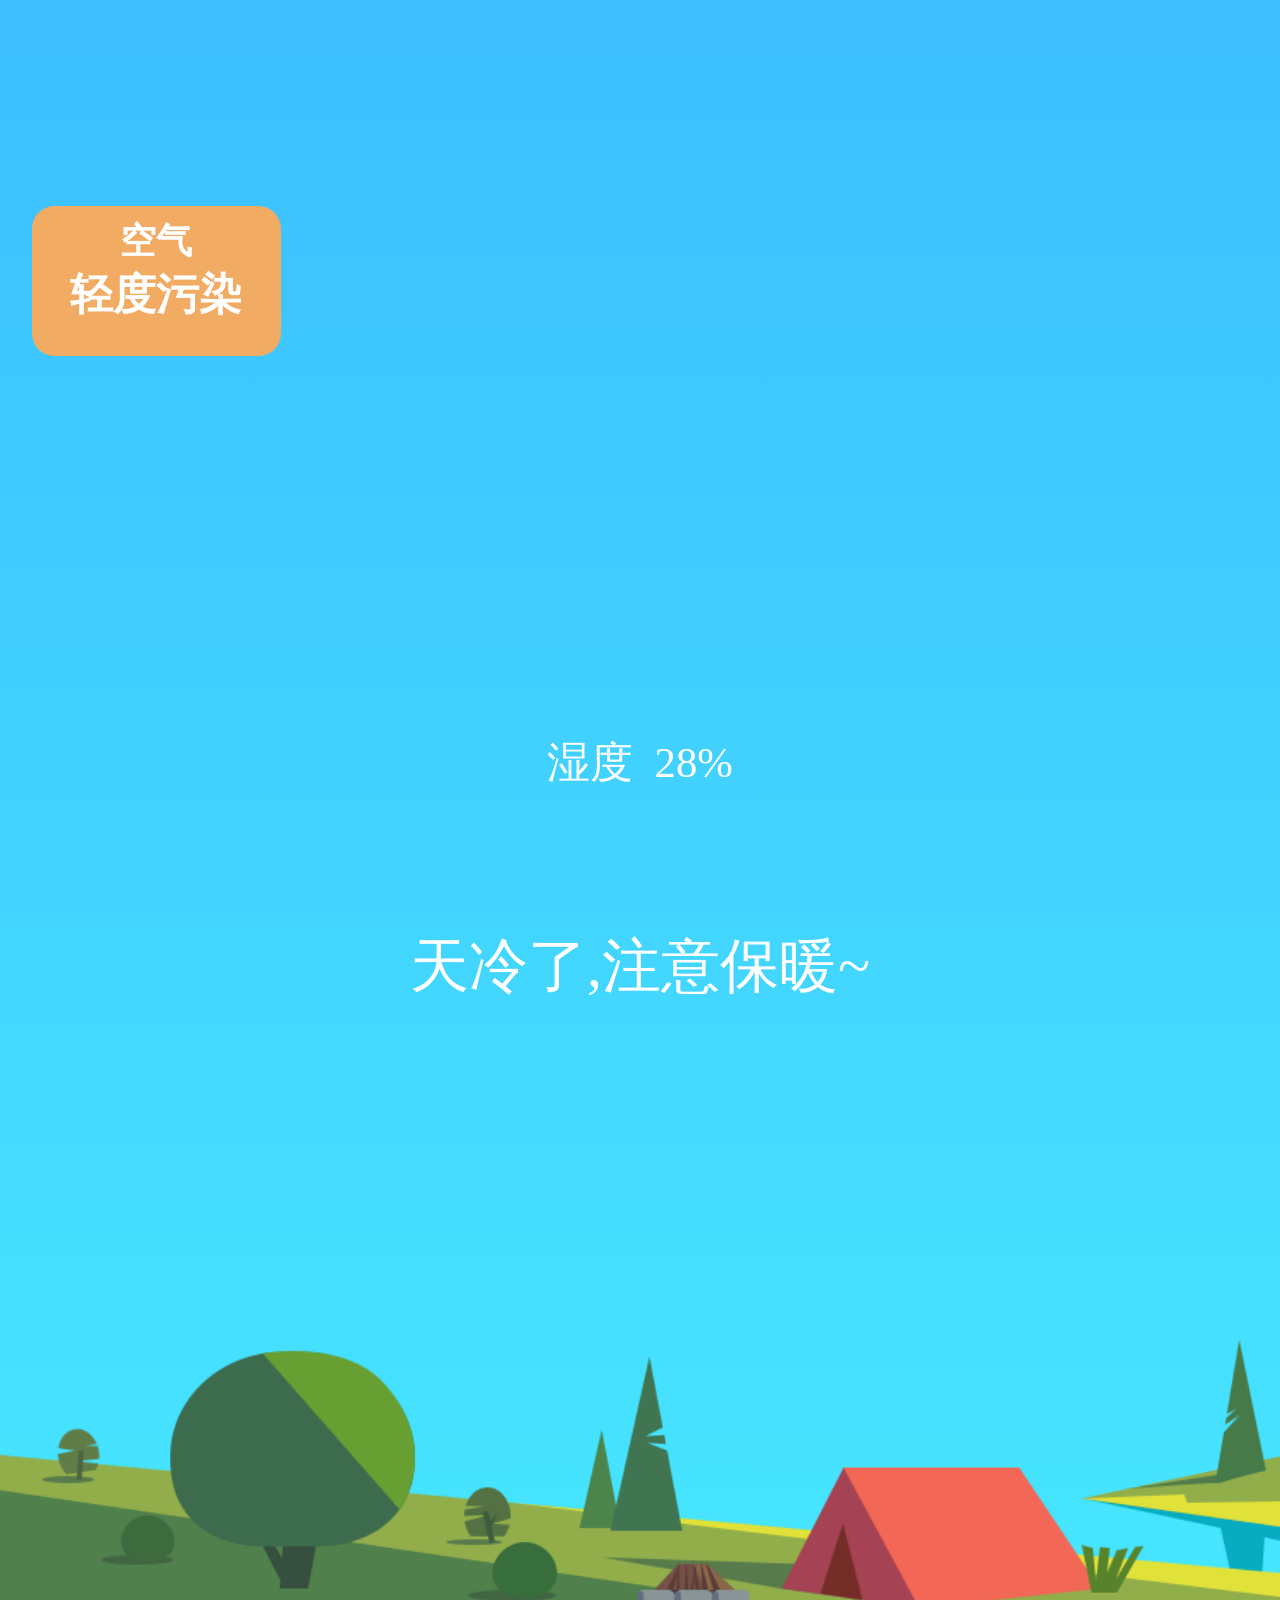
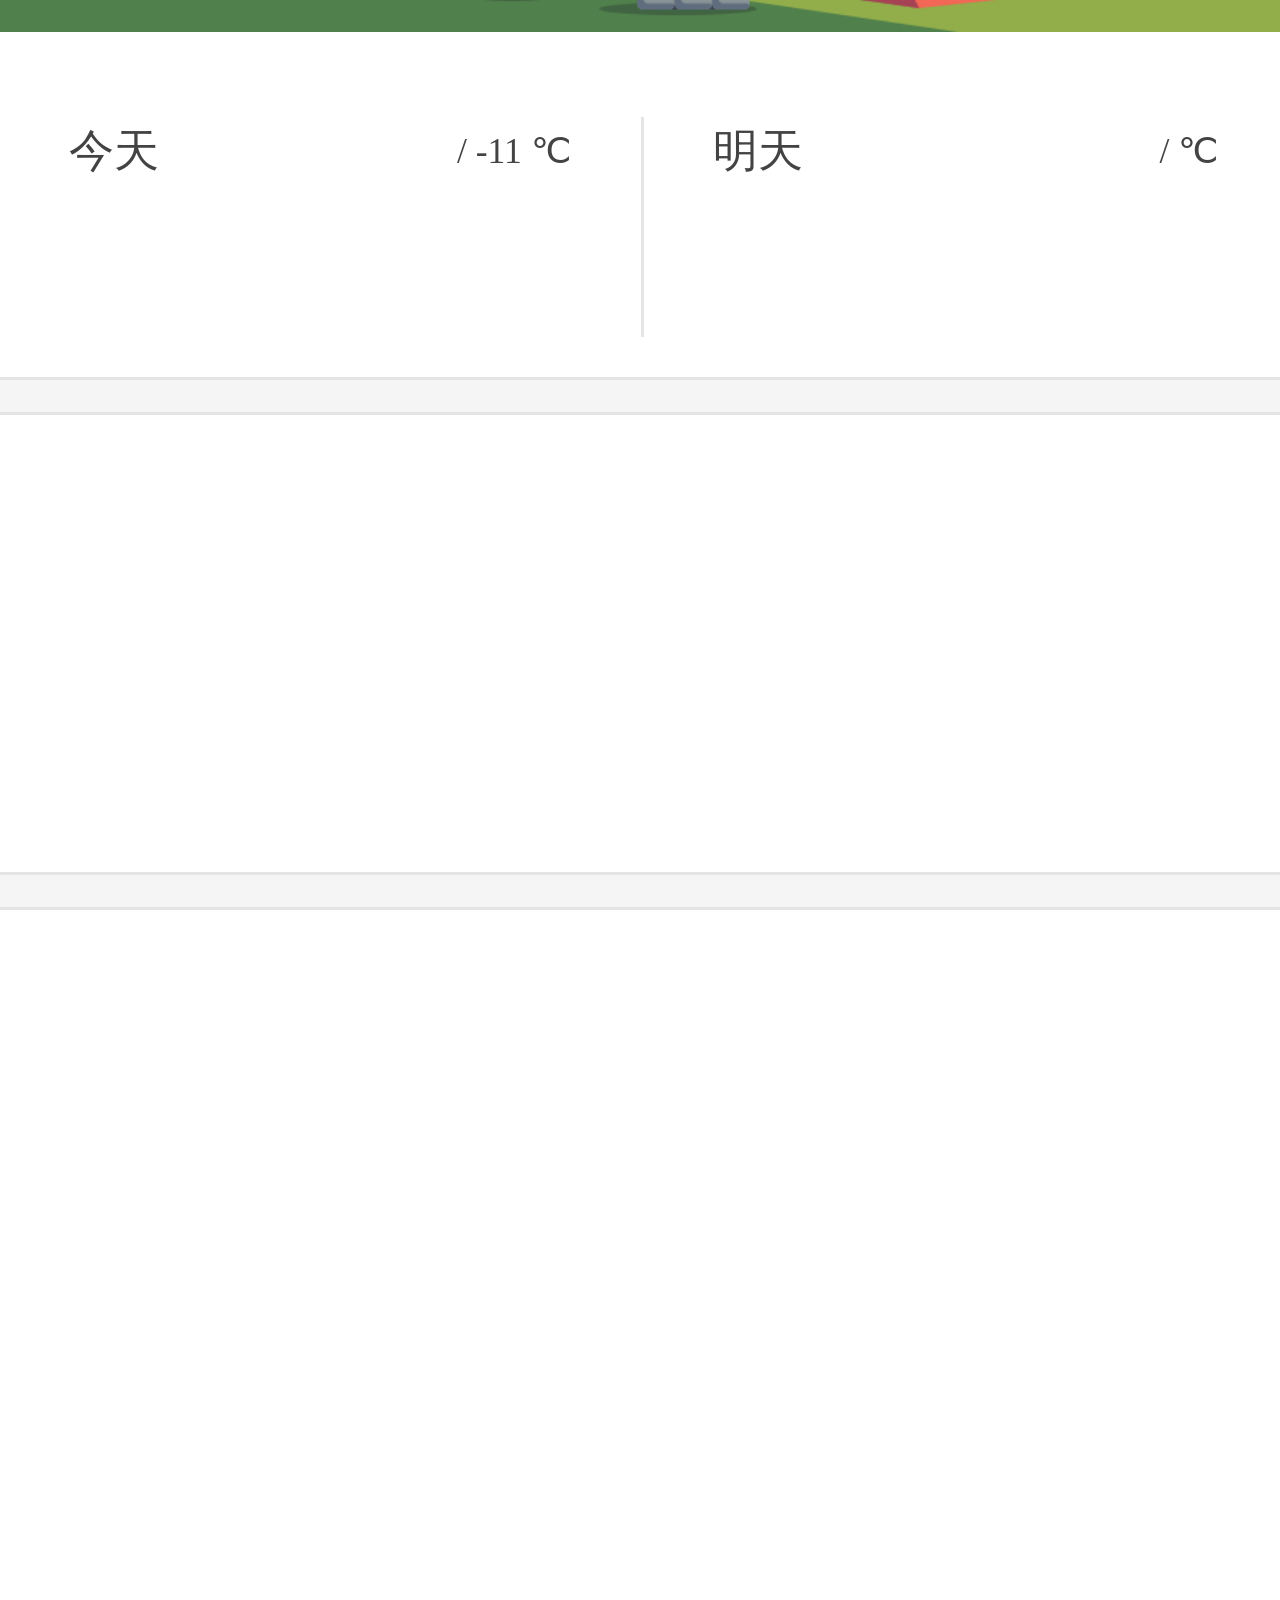
<file: index.html>
<!DOCTYPE html>
<html lang="en">
    <head>
        <meta charset="utf-8">
        <!-- 修改视口 -->
        <meta name="viewport" content="width=device-width">
        <title>weather</title>
        <link rel="stylesheet" href="css/index.css">
        <!-- 引入rem.js -->
        <script src="js/rem.js"></script>
        <!-- 引入自定义字体 -->
        <script src='./font/iconfont.js'></script>
        <script src="js/jquery3.2.1.min.js"></script>
        <script src="js/index.js"></script>
        <!-- 设置logo -->
        <link rel="shortcut icon" href="img/logo.png">
    </head>
    <style type="text/css">
        .icon {
           width: 1em; height: 1em;
           vertical-align: -0.15em;
           fill: currentColor;
           overflow: hidden;
        }
    </style>
    <body>
    <!-- 屏幕开始 -->
    <div class="screen">
    	<div class="header"></div>
    	<div class="tupian"></div>
    	<div class="box">
    		<h2>空气</h2>
    		<h3 id="quality_level">轻度污染</h3>
    	</div>
    	<div class="wendu"></div>
    	<div class="tianqi"></div>
    	<div class="shidu">湿度&nbsp;&nbsp;28%</div>
    	<div class="tixing">天冷了,注意保暖~</div>
    </div>
    <!-- 屏幕结束 -->
    <!-- 今日和明日的天气 -->
    <div class="con1">
    	<div class="content">
    		<div class="top">
    			<span class="day">今天</span>
    			<div class="tem">
    				<span class="high" id="dat_high_temperature"></span>
            /
    				<span class="low" id="dat_low_temperature">-11</span>
    				℃
    			</div>
    		</div>
    		<div class="buttom">
    			<span class="temp" id="dat_condition"></span>
    			<div class="pic" id="dat_weather_icon_id"></div>
    		</div>
    	</div>
    	<div class="content">
    		<div class="top">
    			<span class="day">明天</span>
    			<div class="tem">
    				<span class="high" id="tomorrow_high_temperature"></span>
            /
    				<span class="low" id="tomorrow_low_temperature"></span>
    				℃
    			</div>
    		</div>
    		<div class="buttom">
    			<span class="temp" id="tomorrow_condition"></span>
    			<div class="pic" id="tomorrow_weather_icon_id"></div>
    		</div>
    	</div>
    </div>

    <!-- 实时天气 -->
    <div class="con2">
    	<div class="wrap" id="now">
    		<!-- <div class="now">
                <h2 class="now_time">12:00</h2> 
                <div class="now_pic"></div>
                <h3 class="now_temp">-1°</h3>     
        </div> -->
    	
    	</div>
    </div>
    <div class="con3">
        <div class="wrap" id="recent">
           <!-- <div class="recent">
               <div class="recent_time">
                   <span class="month">01</span>
                   /
                   <span class="day">15</span>
               </div>
               <h2 class="recent_wea">多云</h2>
               <div class="recent_pic"></div>
               <h3 class="recent_high">2°</h3>
               <h4 class="recent_low">-13°</h4>
               <h5 class="recent_wind">西北风</h5>
               <h6 class="recent_level">2级</h6>
           </div>  -->
        </div>
      </div>
    </body>
    <!-- 城市盒子 -->
    <!-- display：none使选择城市界面消失隐藏起来 -->
    <div class="city_box" style="display: none">
        <div class="sousuo_box">
            <div class="search_box">
                <svg class="icon" aria-hidden="true">
                    <use xlink:href="#icon-sousuo"></use>
                </svg>
                <input type="text" placeholder="搜索市" class="text">
            </div>          
            <div class="button_box">取消</div>
        </div>
        <!-- 城市部分 -->
        <div class="city" id="city" >
           <!--  <h1 class="title">热门城市</h1>
            <div class="con">
                <div class="son">北京</div>
                <div class="son">上海</div>
                <div class="son">广州</div>
                <div class="son">深圳</div>
                <div class="son">郑州</div>
                <div class="son">西安</div>
                <div class="son">南京</div>
                <div class="son">杭州</div>
                <div class="son">武汉</div>
                <div class="son">成都</div>
                <div class="son">沈阳</div>
                <div class="son">天津</div>
            </div> -->
        </div>
    </div>
</html>
<!-- 
	移动端布局步骤：
	1。修改视口
	2.引入rem.js
	3.修改设计稿的宽度
 -->
 <!-- 
 
    1.html超文本标记语言 
    2.css 层叠样式表 
    3.div+css 
    4如何将html与css关联 用link
    5.如何将js引入页面
    6.标签;页面中被尖括号括住的 
    7.css语法hengs
      选择器{
        属性：属性值；
      }
    8 class="box" .box
	类名选择器
	标签名 h2
	标签选择器
	父元素(空格)子元素
	.screen .box h2
	后代选择器
    9.选择器的作用：选中页面中的元素
    10浮动。定位、字体、盒子模型（margin padding）
  -->
</file>
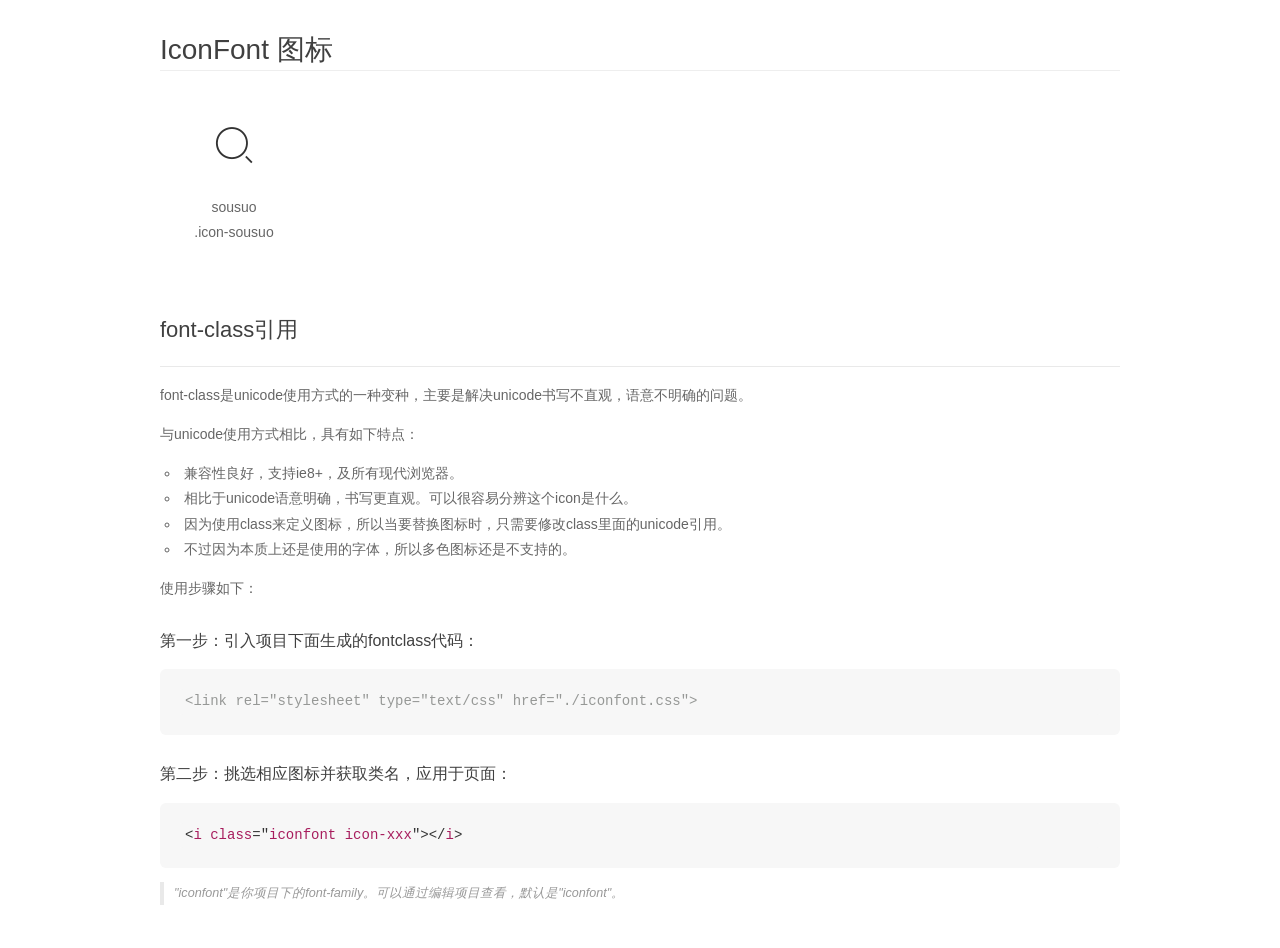
<file: font/demo_fontclass.html>
<!DOCTYPE html>
<html>
<head>
    <meta charset="utf-8"/>
    <title>IconFont</title>
    <link rel="stylesheet" href="demo.css">
    <link rel="stylesheet" href="iconfont.css">
</head>
<body>
    <div class="main markdown">
        <h1>IconFont 图标</h1>
        <ul class="icon_lists clear">
            
                <li>
                <i class="icon iconfont icon-sousuo"></i>
                    <div class="name">sousuo</div>
                    <div class="fontclass">.icon-sousuo</div>
                </li>
            
        </ul>

        <h2 id="font-class-">font-class引用</h2>
        <hr>

        <p>font-class是unicode使用方式的一种变种，主要是解决unicode书写不直观，语意不明确的问题。</p>
        <p>与unicode使用方式相比，具有如下特点：</p>
        <ul>
        <li>兼容性良好，支持ie8+，及所有现代浏览器。</li>
        <li>相比于unicode语意明确，书写更直观。可以很容易分辨这个icon是什么。</li>
        <li>因为使用class来定义图标，所以当要替换图标时，只需要修改class里面的unicode引用。</li>
        <li>不过因为本质上还是使用的字体，所以多色图标还是不支持的。</li>
        </ul>
        <p>使用步骤如下：</p>
        <h3 id="-fontclass-">第一步：引入项目下面生成的fontclass代码：</h3>


        <pre><code class="lang-js hljs javascript"><span class="hljs-comment">&lt;link rel="stylesheet" type="text/css" href="./iconfont.css"&gt;</span></code></pre>
        <h3 id="-">第二步：挑选相应图标并获取类名，应用于页面：</h3>
        <pre><code class="lang-css hljs">&lt;<span class="hljs-selector-tag">i</span> <span class="hljs-selector-tag">class</span>="<span class="hljs-selector-tag">iconfont</span> <span class="hljs-selector-tag">icon-xxx</span>"&gt;&lt;/<span class="hljs-selector-tag">i</span>&gt;</code></pre>
        <blockquote>
        <p>"iconfont"是你项目下的font-family。可以通过编辑项目查看，默认是"iconfont"。</p>
        </blockquote>
    </div>
</body>
</html>
</file>
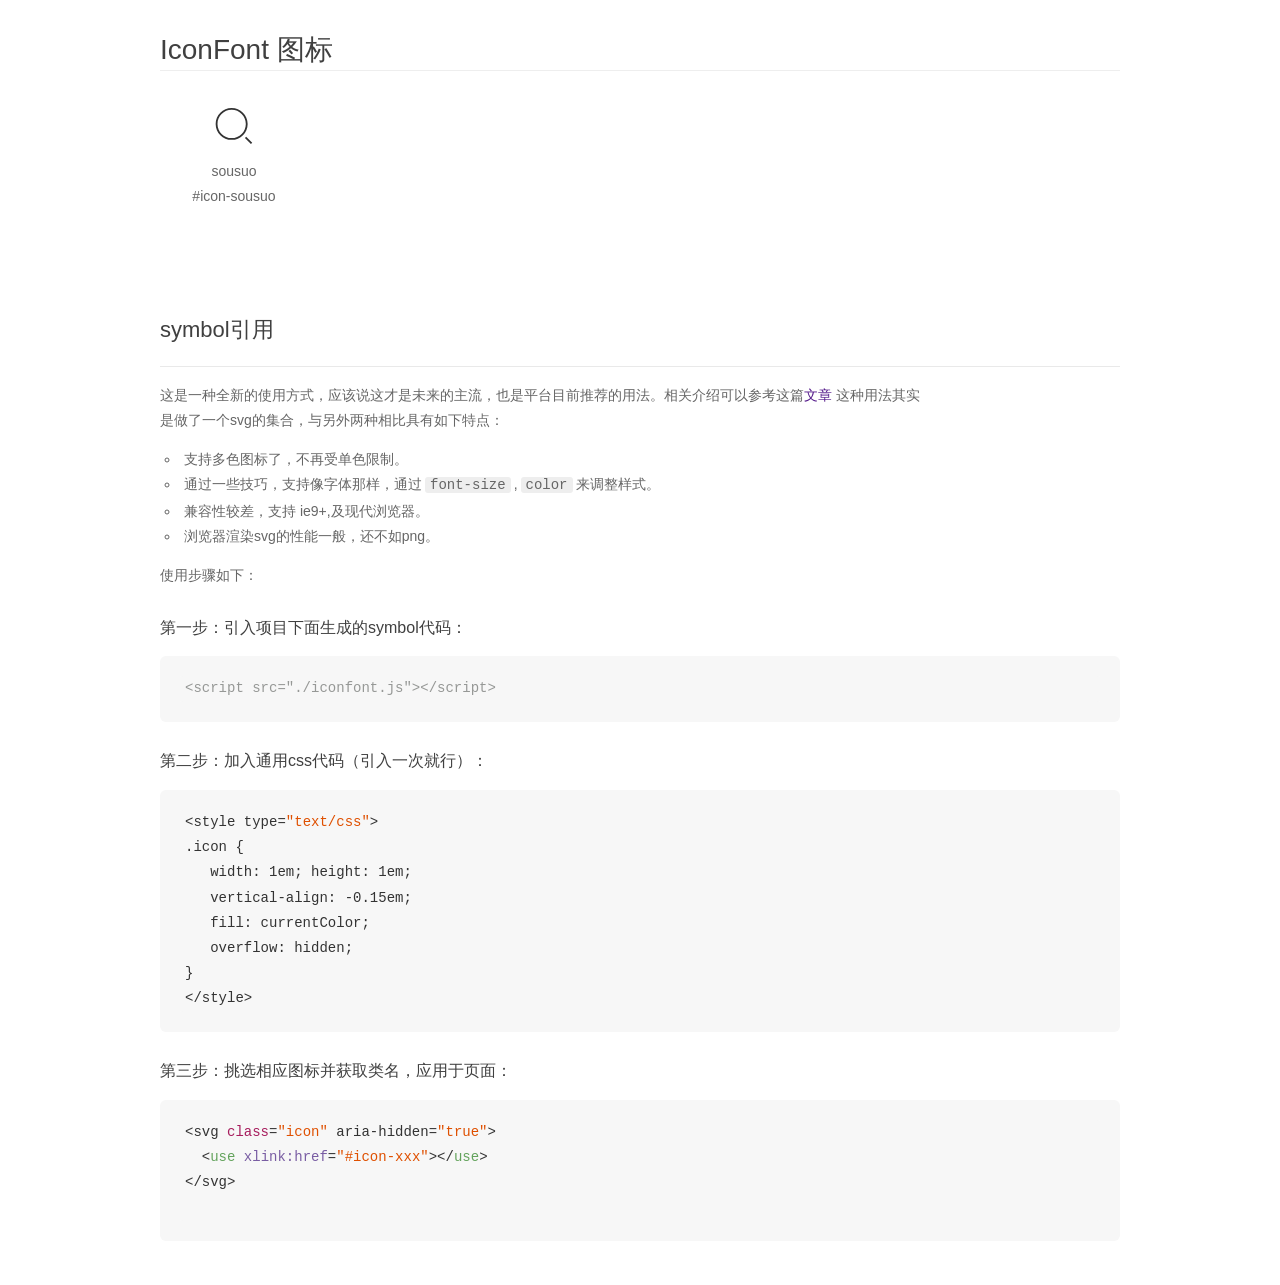
<file: font/demo_symbol.html>
<!DOCTYPE html>
<html>
<head>
    <meta charset="utf-8"/>
    <title>IconFont</title>
    <link rel="stylesheet" href="demo.css">
    <script src="iconfont.js"></script>

    <style type="text/css">
        .icon {
          /* 通过设置 font-size 来改变图标大小 */
          width: 1em; height: 1em;
          /* 图标和文字相邻时，垂直对齐 */
          vertical-align: -0.15em;
          /* 通过设置 color 来改变 SVG 的颜色/fill */
          fill: currentColor;
          /* path 和 stroke 溢出 viewBox 部分在 IE 下会显示
             normalize.css 中也包含这行 */
          overflow: hidden;
        }

    </style>
</head>
<body>
    <div class="main markdown">
        <h1>IconFont 图标</h1>
        <ul class="icon_lists clear">
            
                <li>
                    <svg class="icon" aria-hidden="true">
                        <use xlink:href="#icon-sousuo"></use>
                    </svg>
                    <div class="name">sousuo</div>
                    <div class="fontclass">#icon-sousuo</div>
                </li>
            
        </ul>


        <h2 id="symbol-">symbol引用</h2>
        <hr>

        <p>这是一种全新的使用方式，应该说这才是未来的主流，也是平台目前推荐的用法。相关介绍可以参考这篇<a href="">文章</a>
        这种用法其实是做了一个svg的集合，与另外两种相比具有如下特点：</p>
        <ul>
          <li>支持多色图标了，不再受单色限制。</li>
          <li>通过一些技巧，支持像字体那样，通过<code>font-size</code>,<code>color</code>来调整样式。</li>
          <li>兼容性较差，支持 ie9+,及现代浏览器。</li>
          <li>浏览器渲染svg的性能一般，还不如png。</li>
        </ul>
        <p>使用步骤如下：</p>
        <h3 id="-symbol-">第一步：引入项目下面生成的symbol代码：</h3>
        <pre><code class="lang-js hljs javascript"><span class="hljs-comment">&lt;script src="./iconfont.js"&gt;&lt;/script&gt;</span></code></pre>
        <h3 id="-css-">第二步：加入通用css代码（引入一次就行）：</h3>
        <pre><code class="lang-js hljs javascript">&lt;style type=<span class="hljs-string">"text/css"</span>&gt;
.icon {
   width: <span class="hljs-number">1</span>em; height: <span class="hljs-number">1</span>em;
   vertical-align: <span class="hljs-number">-0.15</span>em;
   fill: currentColor;
   overflow: hidden;
}
&lt;<span class="hljs-regexp">/style&gt;</span></code></pre>
        <h3 id="-">第三步：挑选相应图标并获取类名，应用于页面：</h3>
        <pre><code class="lang-js hljs javascript">&lt;svg <span class="hljs-class"><span class="hljs-keyword">class</span></span>=<span class="hljs-string">"icon"</span> aria-hidden=<span class="hljs-string">"true"</span>&gt;<span class="xml"><span class="hljs-tag">
  &lt;<span class="hljs-name">use</span> <span class="hljs-attr">xlink:href</span>=<span class="hljs-string">"#icon-xxx"</span>&gt;</span><span class="hljs-tag">&lt;/<span class="hljs-name">use</span>&gt;</span>
</span>&lt;<span class="hljs-regexp">/svg&gt;
        </span></code></pre>
    </div>
</body>
</html>
</file>
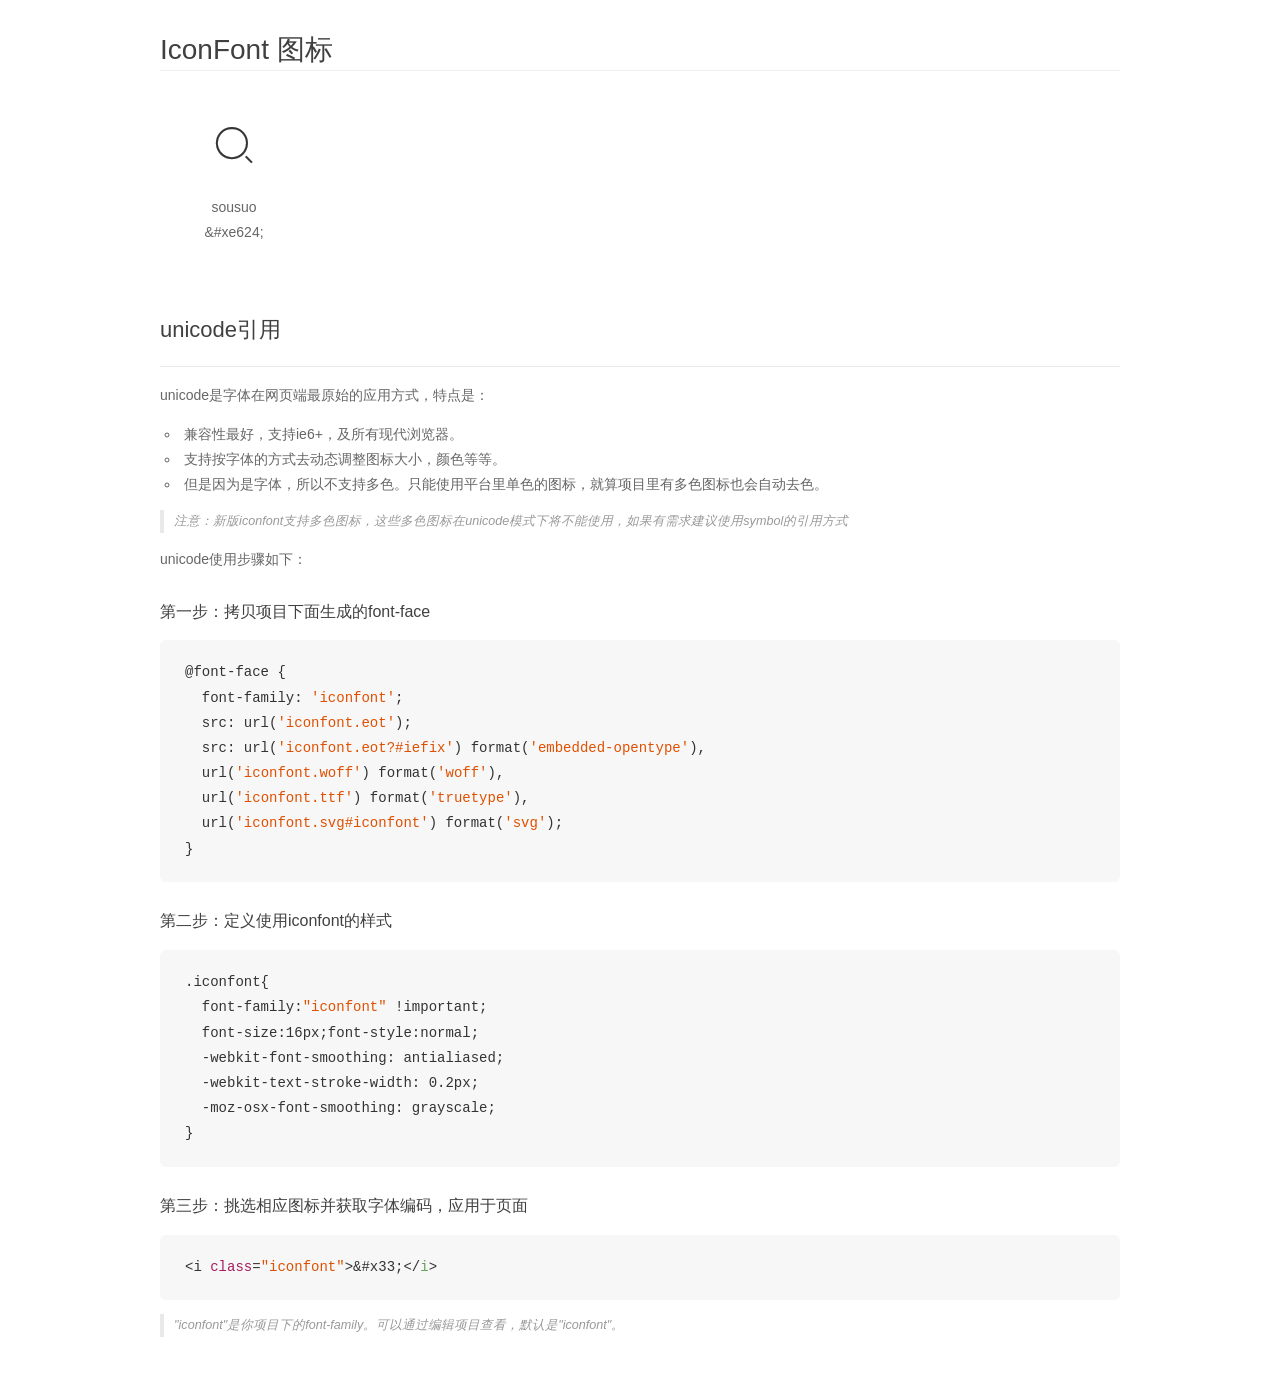
<file: font/demo_unicode.html>
<!DOCTYPE html>
<html>
<head>
    <meta charset="utf-8"/>
    <title>IconFont</title>
    <link rel="stylesheet" href="demo.css">

    <style type="text/css">

        @font-face {font-family: "iconfont";
          src: url('iconfont.eot'); /* IE9*/
          src: url('iconfont.eot#iefix') format('embedded-opentype'), /* IE6-IE8 */
          url('iconfont.woff') format('woff'), /* chrome, firefox */
          url('iconfont.ttf') format('truetype'), /* chrome, firefox, opera, Safari, Android, iOS 4.2+*/
          url('iconfont.svg#iconfont') format('svg'); /* iOS 4.1- */
        }

        .iconfont {
          font-family:"iconfont" !important;
          font-size:16px;
          font-style:normal;
          -webkit-font-smoothing: antialiased;
          -webkit-text-stroke-width: 0.2px;
          -moz-osx-font-smoothing: grayscale;
        }

    </style>
</head>
<body>
    <div class="main markdown">
        <h1>IconFont 图标</h1>
        <ul class="icon_lists clear">
            
                <li>
                <i class="icon iconfont">&#xe624;</i>
                    <div class="name">sousuo</div>
                    <div class="code">&amp;#xe624;</div>
                </li>
            
        </ul>
        <h2 id="unicode-">unicode引用</h2>
        <hr>

        <p>unicode是字体在网页端最原始的应用方式，特点是：</p>
        <ul>
        <li>兼容性最好，支持ie6+，及所有现代浏览器。</li>
        <li>支持按字体的方式去动态调整图标大小，颜色等等。</li>
        <li>但是因为是字体，所以不支持多色。只能使用平台里单色的图标，就算项目里有多色图标也会自动去色。</li>
        </ul>
        <blockquote>
        <p>注意：新版iconfont支持多色图标，这些多色图标在unicode模式下将不能使用，如果有需求建议使用symbol的引用方式</p>
        </blockquote>
        <p>unicode使用步骤如下：</p>
        <h3 id="-font-face">第一步：拷贝项目下面生成的font-face</h3>
        <pre><code class="lang-js hljs javascript">@font-face {
  font-family: <span class="hljs-string">'iconfont'</span>;
  src: url(<span class="hljs-string">'iconfont.eot'</span>);
  src: url(<span class="hljs-string">'iconfont.eot?#iefix'</span>) format(<span class="hljs-string">'embedded-opentype'</span>),
  url(<span class="hljs-string">'iconfont.woff'</span>) format(<span class="hljs-string">'woff'</span>),
  url(<span class="hljs-string">'iconfont.ttf'</span>) format(<span class="hljs-string">'truetype'</span>),
  url(<span class="hljs-string">'iconfont.svg#iconfont'</span>) format(<span class="hljs-string">'svg'</span>);
}
</code></pre>
        <h3 id="-iconfont-">第二步：定义使用iconfont的样式</h3>
        <pre><code class="lang-js hljs javascript">.iconfont{
  font-family:<span class="hljs-string">"iconfont"</span> !important;
  font-size:<span class="hljs-number">16</span>px;font-style:normal;
  -webkit-font-smoothing: antialiased;
  -webkit-text-stroke-width: <span class="hljs-number">0.2</span>px;
  -moz-osx-font-smoothing: grayscale;
}
</code></pre>
        <h3 id="-">第三步：挑选相应图标并获取字体编码，应用于页面</h3>
        <pre><code class="lang-js hljs javascript">&lt;i <span class="hljs-class"><span class="hljs-keyword">class</span></span>=<span class="hljs-string">"iconfont"</span>&gt;&amp;#x33;<span class="xml"><span class="hljs-tag">&lt;/<span class="hljs-name">i</span>&gt;</span></span></code></pre>

        <blockquote>
        <p>"iconfont"是你项目下的font-family。可以通过编辑项目查看，默认是"iconfont"。</p>
        </blockquote>
    </div>


</body>
</html>
</file>
<file: css/index.css>
/*
* @Author: wine
* @Date:   2018-01-17 14:34:15
* @Last Modified by:   Administrator
* @Last Modified time: 2018-01-20 10:13:49
*/
/*清除浏览器默认样式  */
*{
	margin: 0;
	padding: 0;
}
body{
	background: #f5f5f5;
}
.screen{
	width: 100%;
	height: 13.77rem;
	background: url(../img/screen.png) no-repeat left bottom,-webkit-linear-gradient(top,#3cbeff,#47e7ff);
	background-size: contain;
}
.header{
	width: 100%;
	height: 1.58rem;
	
	font-size: 0.6rem;
	font-weight: bold;
	color: #fff;
	/* 文字水平居中 */
	text-align: center;
	line-height: 1.58rem;
}
.screen .box{
	width: 2.1rem;
	height: 1.26rem;
	background: rgb(241,171,98);
	border-radius: 0.19rem;
	margin-left: 0.27rem;
	margin-top: 0.16rem;
	/* 内填充 */
	padding-top: 0.1rem;
	/* 自定义盒模型，解决填充盒子变大问题 */
	box-sizing: border-box;
}
.screen .box h2{
	font-size: 0.3rem;
	color:#fff;
	text-align: center;
}
.screen .box h3{
	font-size: 0.36rem;
	color: #fff;
	text-align: center;
}
.screen .wendu{
	width: 100%;
	height: 1.3rem;
	font-size: 1.3rem;
	color: #fff;
	text-align: center;
	margin-top: 0.51rem;
}
.screen .tianqi{
	width: 100%;
	height: 0.58rem;
	font-size: 0.58rem;
	color: #fff;
	font-weight: bold;
	text-align: center;
	margin-top: 0.46rem;
}
.screen .shidu{
	width: 100%;
	height: 0.36rem;
	font-size: 0.36rem;
	color: #fff;
	text-align: center;
	margin-top: 0.34rem;
}
.screen .tixing{
	width: 100%;
	height: 0.5rem;
	font-size: 0.5rem;
	color: #fff;
	text-align: center;
	margin-top: 1.27rem;
}
.con1{
	width: 100%;
	height: 2.94rem;
	background: #fff;
	border-bottom: 0.03rem solid #e4e4e4;
	padding-top: 0.72rem;
	padding-left: 0.58rem;
	box-sizing: border-box;
}
.content{
	width:4.85rem;
	height: 1.85rem;
	border-right: 0.03rem solid #e4e4e4;
	padding-right: 0.59rem;
	box-sizing: border-box;
	float: left;
}
/* 后代选择器  伪类选择器
	nth-child（？）第几个孩子
	first child选中第一个孩子
	last child最后一个孩子
 */
.con1 .content:nth-child(2){
	padding-right: 0;
	border-right: none;
	padding-left: 0.59rem;
}
.content .top{
	width: 100%;
	height: 0.59rem;
	/* 弹性布局 */
	display: flex;
	/* 两端对齐 */
	justify-content: space-between;
}
.content .top .day{
	font-size: 0.38rem;
	color: #434343;
	line-height: 0.59rem;
}
.content .top .tem{
	font-size: 0.3rem;
	color: #434343;
	line-height: 0.59rem;	
}
.content .buttom{
	width: 100%;
	height: 0.86rem;
	display: flex;
	justify-content: space-between;
}
.content .buttom .temp{
	font-size: 0.36rem;
	color: #434343;
	line-height: 0.86rem;
}
.content .buttom .pic{
	width: 0.48rem;
	height: 0.48rem;
	margin-top: 0.2rem;
	/* 禁止重复 */
	background-repeat:no-repeat; 
	background-size: 0.48rem 0.48rem;
}
.con2{
	width: 100%;
	height: 3.9rem;
	margin-top: 0.27rem;
	border-top: 0.03rem solid #e4e4e4;
	border-bottom: 0.03rem solid #e4e4e4;
	background: white;
	/* 上右下左填充 */
	padding: 0.9rem 0 0.8rem 0;
	box-sizing: border-box;
	/* 超出部分已滚动条方式滚动 */
	overflow-x: auto;
}
/* 隐藏滚轮 */
.con2::-webkit-scrollbar{
	height: 0;
}
.con2 .wrap{
	height: 100%;
	/*水平放置*/
	display: flex;

}
.con2 .wrap .now{
	width: 1.68rem;
	height: 100%;
	/* 禁止缩小 */
	flex-shrink: 0;
	 /* 水平放置轴 */
	display: flex;
	/* 更改默认，改为垂直轴 */
	flex-direction: column;
	/* 设置轴居中 */
	justify-content:space-between ;
}
.con2 .wrap .now .now_time{
	font-size:0.24rem;
	color:#999999 ;
	/* 设置字体居中 */
	text-align: center;
	/* 去除标题的加粗 */
	font-weight: normal;
}
.con2 .wrap .now .now_pic{
	height: 1rem;
	width: 1rem;
	background-repeat:no-repeat;
	background-size:1rem,1rem;
	/* 设置div图片居中 */
	margin: 0 auto;
}
.con2 .wrap .now .now_temp{
	font-size:0.28rem;
	color:#333333;
	text-align: center;
	font-weight: normal;
}
.con3{
	width: 100%;
	height: 10rem;
	margin-top: 0.27rem;
	border-top: 0.03rem solid #e4e4e4;
	border-bottom: 0.03rem solid #e4e4e4;
	background: white;
	/* 上右下左填充 */
	padding: 1.2rem 0 0.94rem 0;
	box-sizing: border-box;
	/* 超出部分已滚动条方式滚动 */
	overflow-x: auto;	
}
.con3::-webkit-scrollbar{
	height: 0;
}
.con3 .wrap{
	height: 100%;
	/*水平放置*/
	display: flex;
}
.con3 .wrap .recent{
	width: 2.52rem;
	height: 100%;
	/* 禁止缩小 */
	flex-shrink: 0;
	 /* 水平放置轴 */
	display: flex;
	/* 更改默认，改为垂直轴 */
	flex-direction: column;
	/* 设置轴居中 */
	justify-content:space-between ;
}
.con3 .wrap .recent .recent_time{
	font-size: 0.24rem;
	color:#888888;
	text-align: center;
	font-weight: normal;
}
.con3 .wrap .recent .recent_wea{
	font-size: 0.36rem;
	color:#888888;
	text-align: center;
	font-weight: normal;
}
.con3 .wrap .recent .recent_pic{
	width: 2rem;
	height: 2rem;
	background-repeat:no-repeat;
	background-size:2rem 2rem ;
	margin: 0 auto;
}
.con3 .wrap .recent .recent_high{
	font-size:0.28rem ;
	color:#888888;
	text-align: center;
	font-weight: normal;
}
.con3 .wrap .recent .recent_low{
	font-size:0.28rem ;
	color:#888888;
	text-align: center;
	font-weight: normal;
}
.con3 .wrap .recent .recent_wind{
	font-size:0.30rem ;
	color:#888888;
	text-align: center;
	font-weight: normal;
}
.con3 .wrap .recent .recent_level{
	font-size:0.30rem ;
	color:#888888;
	text-align: center;
	font-weight: normal;
}
.city_box{
	width: 100%;
	height: 20rem;
	background:#fff;
	/* 对该选择城市页面的定位 */
	position: absolute;
	top: 0;
	left: 0;
	overflow-y: auto;
}
.city_box .sousuo_box{
	width: 100%;
	height: 1.26rem;
	padding:0.18rem 0.49rem 0.18rem 0.35rem;
	border-bottom: 0.03rem;
	box-sizing: border-box;	
	display: flex;
	justify-content: space-between;
}
.city_box .sousuo_box .search_box{
	width: 8.62rem;
	height: 0.86rem;
	background: #f2f2f2;
	border-radius: 0.43rem;
}
.city_box .sousuo_box .button_box{
	font-size:0.36rem ;
	color:#434343 ;
	line-height: 0.9rem;
}
.icon{
	font-size: 0.6rem;
	float:left;
	margin-top: 0.15rem; 
	margin-left: 0.1rem;
}
.text{
	height: 100%;
	width: 7.2rem;
	background:#f2f2f2;
	border:none;
	float:left;
	padding-left: 0.28rem;
	box-sizing: border-box;

}
/* 获取焦点 */
.text:focus{
	outline:none;
}
.city{
	width: 100%;
	height: 14rem;
	padding:0.24rem 0.35rem 0 0.36rem;
	box-sizing: border-box;

}
.city .title{
	width: 100%;
	height: 1.16rem;
	font-size:0.38rem;
	color: #434343;
	line-height: 1.16rem;
	/* 字间距 */
	letter-spacing: 0.03rem;
}
.city .con{

	width: 100%;
	height: auto;
	/* 超出部分隐藏 */
	overflow:hidden;
}
.city .con .son{
	width: 3.17rem;
	height: 0.81rem;
	background: #f2f2f2;
	border-radius: 0.4rem;
	font-size:0.32rem;
	color: #434343;
	line-height: 0.81rem;
	text-align: center;
	float:left;
	margin:0 0.25rem 0.21rem 0;
}
.city .con .son:nth-child(3n){
	margin-right: 0;
}
</file>
<file: font/demo.css>
*{margin: 0;padding: 0;list-style: none;}
/*
KISSY CSS Reset
理念：1. reset 的目的不是清除浏览器的默认样式，这仅是部分工作。清除和重置是紧密不可分的。
2. reset 的目的不是让默认样式在所有浏览器下一致，而是减少默认样式有可能带来的问题。
3. reset 期望提供一套普适通用的基础样式。但没有银弹，推荐根据具体需求，裁剪和修改后再使用。
特色：1. 适应中文；2. 基于最新主流浏览器。
维护：玉伯<lifesinger@gmail.com>, 正淳<ragecarrier@gmail.com>
 */

/** 清除内外边距 **/
body, h1, h2, h3, h4, h5, h6, hr, p, blockquote, /* structural elements 结构元素 */
dl, dt, dd, ul, ol, li, /* list elements 列表元素 */
pre, /* text formatting elements 文本格式元素 */
form, fieldset, legend, button, input, textarea, /* form elements 表单元素 */
th, td /* table elements 表格元素 */ {
  margin: 0;
  padding: 0;
}

/** 设置默认字体 **/
body,
button, input, select, textarea /* for ie */ {
  font: 12px/1.5 tahoma, arial, \5b8b\4f53, sans-serif;
}
h1, h2, h3, h4, h5, h6 { font-size: 100%; }
address, cite, dfn, em, var { font-style: normal; } /* 将斜体扶正 */
code, kbd, pre, samp { font-family: courier new, courier, monospace; } /* 统一等宽字体 */
small { font-size: 12px; } /* 小于 12px 的中文很难阅读，让 small 正常化 */

/** 重置列表元素 **/
ul, ol { list-style: none; }

/** 重置文本格式元素 **/
a { text-decoration: none; }
a:hover { text-decoration: underline; }


/** 重置表单元素 **/
legend { color: #000; } /* for ie6 */
fieldset, img { border: 0; } /* img 搭车：让链接里的 img 无边框 */
button, input, select, textarea { font-size: 100%; } /* 使得表单元素在 ie 下能继承字体大小 */
/* 注：optgroup 无法扶正 */

/** 重置表格元素 **/
table { border-collapse: collapse; border-spacing: 0; }

/* 清除浮动 */
.ks-clear:after, .clear:after {
  content: '\20';
  display: block;
  height: 0;
  clear: both;
}
.ks-clear, .clear {
  *zoom: 1;
}

.main {
  padding: 30px 100px;
width: 960px;
margin: 0 auto;
}
.main h1{font-size:36px; color:#333; text-align:left;margin-bottom:30px; border-bottom: 1px solid #eee;}

.helps{margin-top:40px;}
.helps pre{
  padding:20px;
  margin:10px 0;
  border:solid 1px #e7e1cd;
  background-color: #fffdef;
  overflow: auto;
}

.icon_lists{
  width: 100% !important;

}

.icon_lists li{
  float:left;
  width: 100px;
  height:180px;
  text-align: center;
  list-style: none !important;
}
.icon_lists .icon{
  font-size: 42px;
  line-height: 100px;
  margin: 10px 0;
  color:#333;
  -webkit-transition: font-size 0.25s ease-out 0s;
  -moz-transition: font-size 0.25s ease-out 0s;
  transition: font-size 0.25s ease-out 0s;

}
.icon_lists .icon:hover{
  font-size: 100px;
}



.markdown {
  color: #666;
  font-size: 14px;
  line-height: 1.8;
}

.highlight {
  line-height: 1.5;
}

.markdown img {
  vertical-align: middle;
  max-width: 100%;
}

.markdown h1 {
  color: #404040;
  font-weight: 500;
  line-height: 40px;
  margin-bottom: 24px;
}

.markdown h2,
.markdown h3,
.markdown h4,
.markdown h5,
.markdown h6 {
  color: #404040;
  margin: 1.6em 0 0.6em 0;
  font-weight: 500;
  clear: both;
}

.markdown h1 {
  font-size: 28px;
}

.markdown h2 {
  font-size: 22px;
}

.markdown h3 {
  font-size: 16px;
}

.markdown h4 {
  font-size: 14px;
}

.markdown h5 {
  font-size: 12px;
}

.markdown h6 {
  font-size: 12px;
}

.markdown hr {
  height: 1px;
  border: 0;
  background: #e9e9e9;
  margin: 16px 0;
  clear: both;
}

.markdown p,
.markdown pre {
  margin: 1em 0;
}

.markdown > p,
.markdown > blockquote,
.markdown > .highlight,
.markdown > ol,
.markdown > ul {
  width: 80%;
}

.markdown ul > li {
  list-style: circle;
}

.markdown > ul li,
.markdown blockquote ul > li {
  margin-left: 20px;
  padding-left: 4px;
}

.markdown > ul li p,
.markdown > ol li p {
  margin: 0.6em 0;
}

.markdown ol > li {
  list-style: decimal;
}

.markdown > ol li,
.markdown blockquote ol > li {
  margin-left: 20px;
  padding-left: 4px;
}

.markdown code {
  margin: 0 3px;
  padding: 0 5px;
  background: #eee;
  border-radius: 3px;
}

.markdown pre {
  border-radius: 6px;
  background: #f7f7f7;
  padding: 20px;
}

.markdown pre code {
  border: none;
  background: #f7f7f7;
  margin: 0;
}

.markdown strong,
.markdown b {
  font-weight: 600;
}

.markdown > table {
  border-collapse: collapse;
  border-spacing: 0px;
  empty-cells: show;
  border: 1px solid #e9e9e9;
  width: 95%;
  margin-bottom: 24px;
}

.markdown > table th {
  white-space: nowrap;
  color: #333;
  font-weight: 600;

}

.markdown > table th,
.markdown > table td {
  border: 1px solid #e9e9e9;
  padding: 8px 16px;
  text-align: left;
}

.markdown > table th {
  background: #F7F7F7;
}

.markdown blockquote {
  font-size: 90%;
  color: #999;
  border-left: 4px solid #e9e9e9;
  padding-left: 0.8em;
  margin: 1em 0;
  font-style: italic;
}

.markdown blockquote p {
  margin: 0;
}

.markdown .anchor {
  opacity: 0;
  transition: opacity 0.3s ease;
  margin-left: 8px;
}

.markdown .waiting {
  color: #ccc;
}

.markdown h1:hover .anchor,
.markdown h2:hover .anchor,
.markdown h3:hover .anchor,
.markdown h4:hover .anchor,
.markdown h5:hover .anchor,
.markdown h6:hover .anchor {
  opacity: 1;
  display: inline-block;
}

.markdown > br,
.markdown > p > br {
  clear: both;
}


.hljs {
  display: block;
  background: white;
  padding: 0.5em;
  color: #333333;
  overflow-x: auto;
}

.hljs-comment,
.hljs-meta {
  color: #969896;
}

.hljs-string,
.hljs-variable,
.hljs-template-variable,
.hljs-strong,
.hljs-emphasis,
.hljs-quote {
  color: #df5000;
}

.hljs-keyword,
.hljs-selector-tag,
.hljs-type {
  color: #a71d5d;
}

.hljs-literal,
.hljs-symbol,
.hljs-bullet,
.hljs-attribute {
  color: #0086b3;
}

.hljs-section,
.hljs-name {
  color: #63a35c;
}

.hljs-tag {
  color: #333333;
}

.hljs-title,
.hljs-attr,
.hljs-selector-id,
.hljs-selector-class,
.hljs-selector-attr,
.hljs-selector-pseudo {
  color: #795da3;
}

.hljs-addition {
  color: #55a532;
  background-color: #eaffea;
}

.hljs-deletion {
  color: #bd2c00;
  background-color: #ffecec;
}

.hljs-link {
  text-decoration: underline;
}

pre{
  background: #fff;
}
</file>
<file: font/iconfont.css>
@font-face {font-family: "iconfont";
  src: url('iconfont.eot?t=1516324322123'); /* IE9*/
  src: url('iconfont.eot?t=1516324322123#iefix') format('embedded-opentype'), /* IE6-IE8 */
  url('[data-uri]') format('woff'),
  url('iconfont.ttf?t=1516324322123') format('truetype'), /* chrome, firefox, opera, Safari, Android, iOS 4.2+*/
  url('iconfont.svg?t=1516324322123#iconfont') format('svg'); /* iOS 4.1- */
}

.iconfont {
  font-family:"iconfont" !important;
  font-size:16px;
  font-style:normal;
  -webkit-font-smoothing: antialiased;
  -moz-osx-font-smoothing: grayscale;
}

.icon-sousuo:before { content: "\e624"; }
</file>
